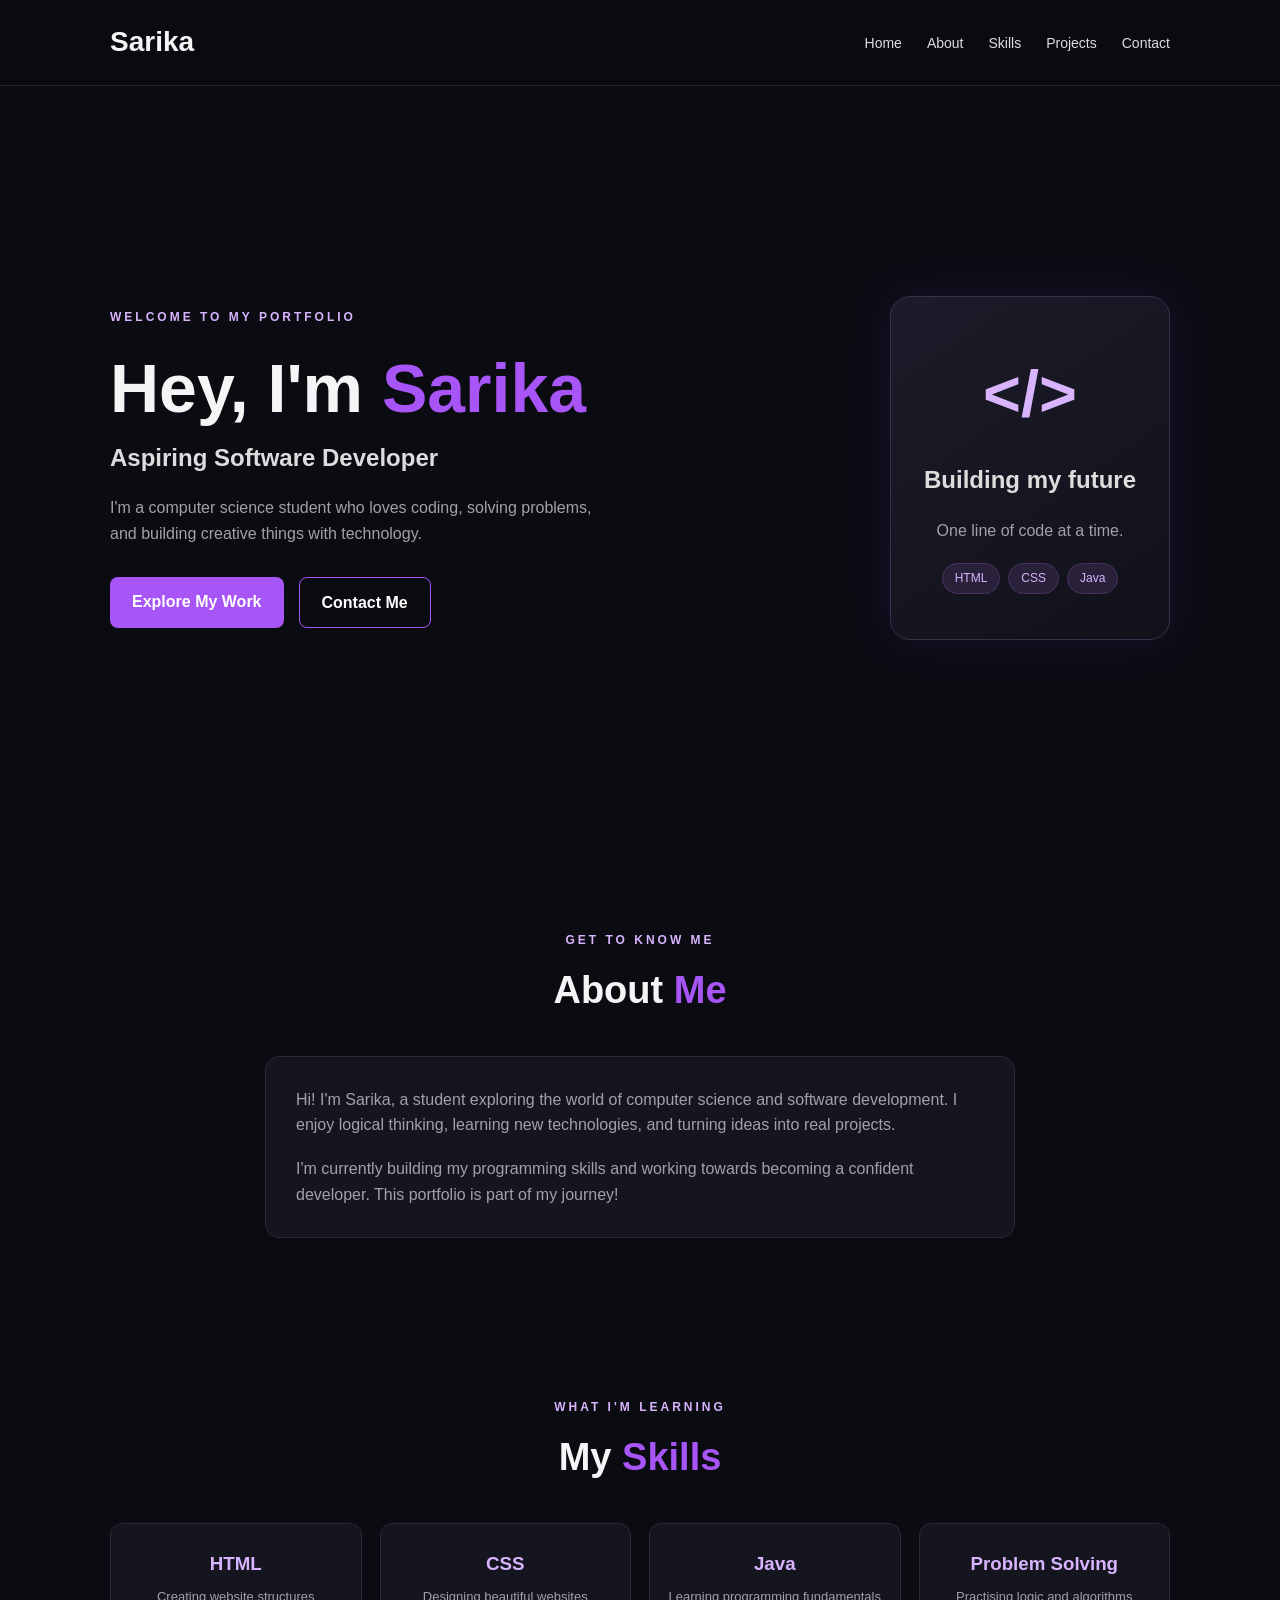
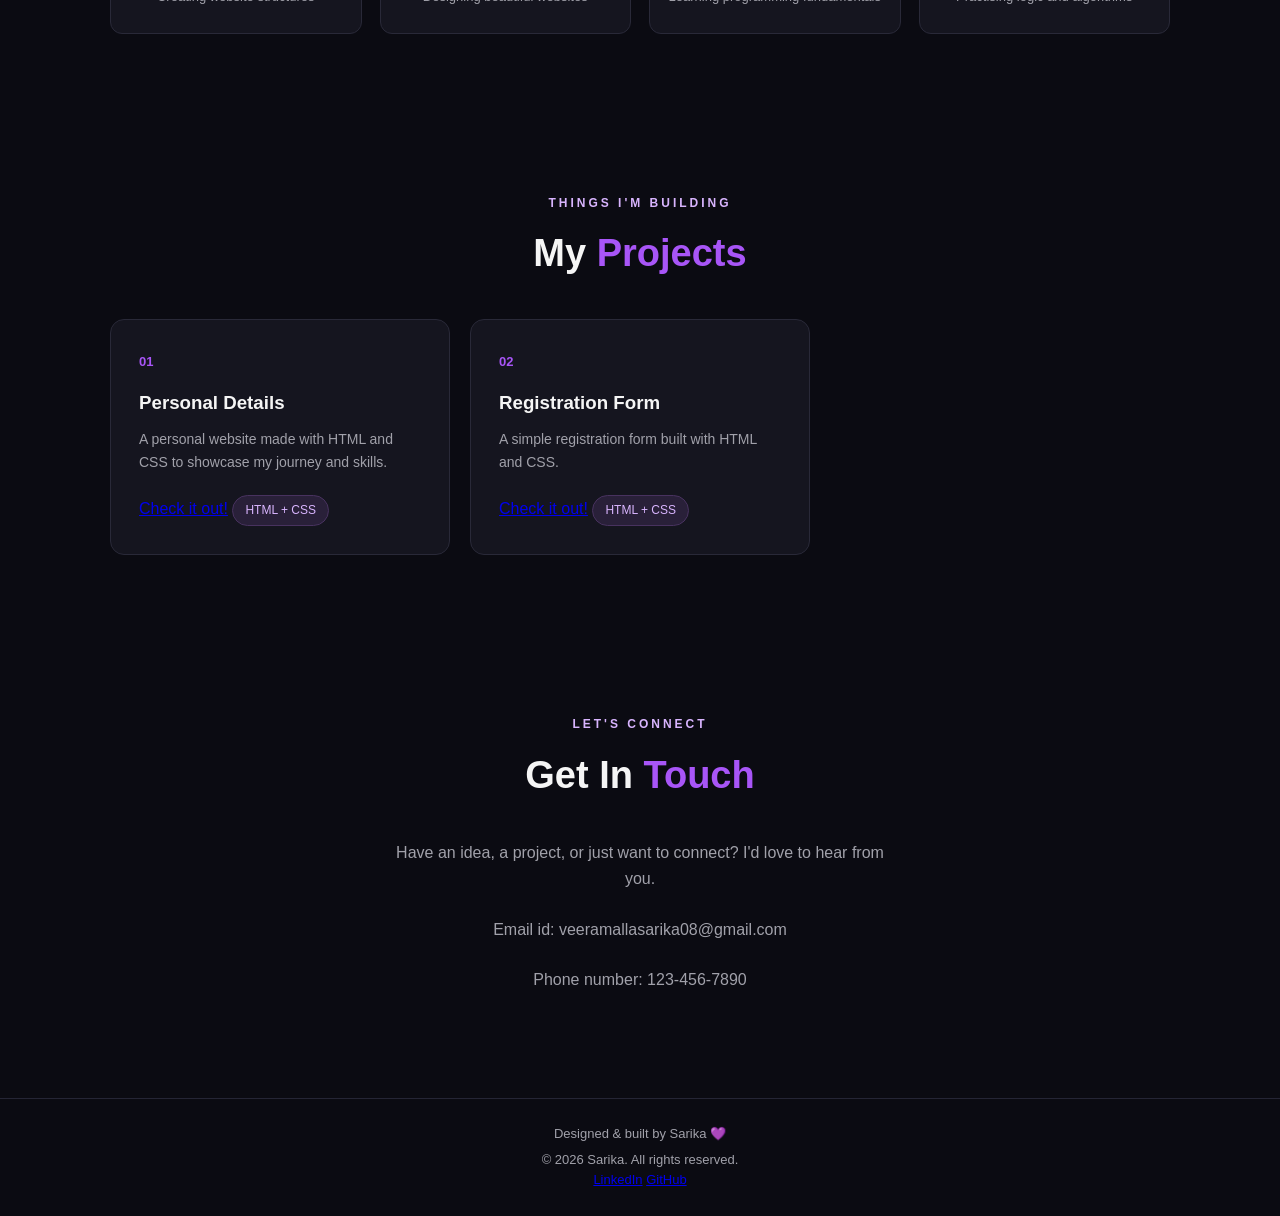
<file: index.html>
<!DOCTYPE html>
<html lang="en">
<head>
    <meta charset="UTF-8">
    <meta name="viewport" content="width=device-width, initial-scale=1.0">
    <title>Sarika | Portfolio</title>
    <link rel="stylesheet" href="style.css">
</head>
<body>

    <!-- Navigation Bar -->
    <header>
        <nav class="navbar">
            <h2 class="logo">Sarika<span></span></h2>

            <ul class="nav-links">
                <li><a href="#home">Home</a></li>
                <li><a href="#about">About</a></li>
                <li><a href="#skills">Skills</a></li>
                <li><a href="#projects">Projects</a></li>
                <li><a href="#contact">Contact</a></li>
            </ul>
        </nav>
    </header>

    <!-- Home Section -->
    <section id="home" class="hero">
        <div class="hero-content">
            <p class="welcome">WELCOME TO MY PORTFOLIO</p>

            <h1>Hey, I'm <span>Sarika</span></h1>

            <h2>Aspiring Software Developer</h2>

            <p class="description">
                I'm a computer science student who loves coding,
                solving problems, and building creative things
                with technology.
            </p>

            <div class="hero-buttons">
                <a href="#projects" class="btn">Explore My Work</a>
                <a href="#contact" class="btn btn-outline">Contact Me</a>
            </div>
        </div>

        <div class="hero-card">
            <div class="code-icon">&lt;/&gt;</div>
            <h2>Building my future</h2>
            <p>One line of code at a time.</p>
            <div class="mini-tags">
                <span>HTML</span>
                <span>CSS</span>
                <span>Java</span>
            </div>
        </div>
    </section>

    <!-- About Section -->
    <section id="about" class="section">
        <p class="section-label">GET TO KNOW ME</p>
        <h2 class="section-title">About <span>Me</span></h2>

        <div class="about-card">
            <p>
                Hi! I'm Sarika, a student exploring the world of
                computer science and software development.
                I enjoy logical thinking, learning new technologies,
                and turning ideas into real projects.
            </p>

            <p>
                I'm currently building my programming skills and
                working towards becoming a confident developer.
                This portfolio is part of my journey!
            </p>
        </div>
    </section>

    <!-- Skills Section -->
    <section id="skills" class="section">
        <p class="section-label">WHAT I'M LEARNING</p>
        <h2 class="section-title">My <span>Skills</span></h2>

        <div class="skills-grid">
            <div class="skill-card">
                <h3>HTML</h3>
                <p>Creating website structures</p>
            </div>

            <div class="skill-card">
                <h3>CSS</h3>
                <p>Designing beautiful websites</p>
            </div>

            <div class="skill-card">
                <h3>Java</h3>
                <p>Learning programming fundamentals</p>
            </div>

            <div class="skill-card">
                <h3>Problem Solving</h3>
                <p>Practising logic and algorithms</p>
            </div>
        </div>
    </section>

    <!-- Projects Section -->
    <section id="projects" class="section">
        <p class="section-label">THINGS I'M BUILDING</p>
        <h2 class="section-title">My <span>Projects</span></h2>

        <div class="projects-grid">
            <div class="project-card">
                <span class="project-number">01</span>
                <h3>Personal Details</h3>
                <p>
                    A personal website made with HTML and CSS
                    to showcase my journey and skills.
                </p>
                <a href="personal portfolio.html" target="_blank">Check it out!</a>
                <span class="project-tag">HTML + CSS</span>
            </div>

            <div class="project-card">
                <span class="project-number">02</span>
                <h3>Registration Form</h3>
                <p>
                    A simple registration form built with HTML and CSS.
                </p>
                <a href="Registration.html" target="_blank">Check it out!</a>
                <span class="project-tag">HTML + CSS</span>
            </div>
        </div>
    </section>

    <!-- Contact Section -->
    <section id="contact" class="section contact-section">
        <p class="section-label">LET'S CONNECT</p>
        <h2 class="section-title">Get In <span>Touch</span></h2>

        <p>
            Have an idea, a project, or just want to connect?
            I'd love to hear from you.
        </p>
        <P> Email id: veeramallasarika08@gmail.com</P>
        <p> Phone number: 123-456-7890</p>
        </a>
    </section>

    <!-- Footer -->
    <footer>
        <p>Designed & built by Sarika 💜</p>
        <p>© 2026 Sarika. All rights reserved.</p>
        <a href="https://www.linkedin.com/in/sarika-veeramalla" target="_main">LinkedIn</a>
        <a href="https://github.com/theyorebel" target="_main">GitHub</a>
    </footer>

</body>
</html>
</file>
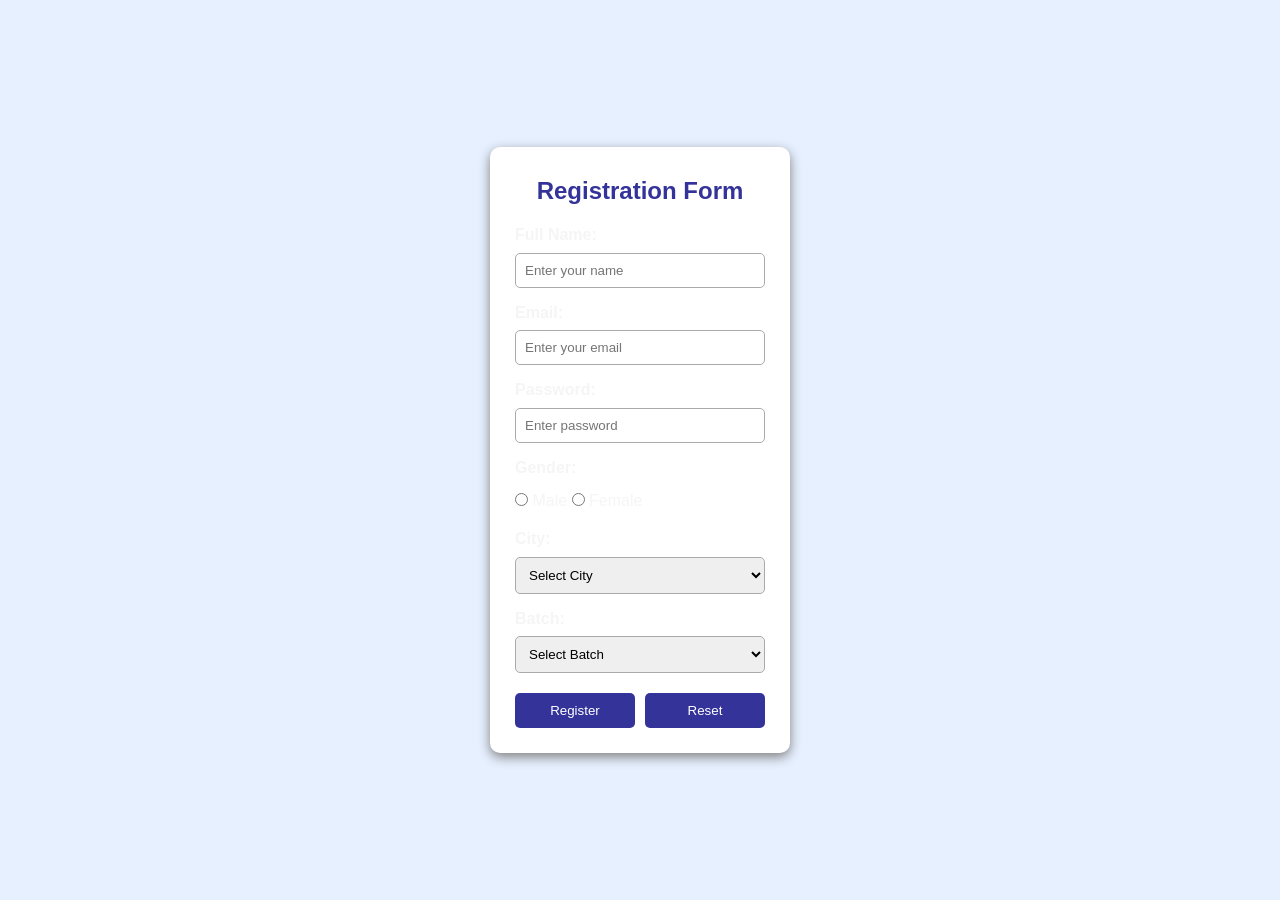
<file: Registration.html>
<!DOCTYPE html>
<html>
<head>
    <title>Registration Page</title>
    <link rel="stylesheet" href="style.css">
</head>
<style>
    body {
    font-family: Arial, sans-serif;
    background-color: #e6f0ff;
    display: flex;
    justify-content: center;
    align-items: center;
    min-height: 100vh;
    margin: 0;
}

.container {
    background-color: white;
    width: 300px;
    padding: 25px;
    border-radius: 10px;
    box-shadow: 0 4px 12px gray;
}

h2 {
    text-align: center;
    color: #333399;
}

label {
    display: block;
    margin-top: 12px;
    font-weight: bold;
}

input[type="text"],
input[type="email"],
input[type="password"],
select {
    width: 100%;
    padding: 9px;
    margin-top: 5px;
    box-sizing: border-box;
    border: 1px solid #aaa;
    border-radius: 5px;
}

.gender {
    margin-top: 8px;
}

.buttons {
    display: flex;
    gap: 10px;
    margin-top: 20px;
}

button {
    flex: 1;
    padding: 10px;
    border: none;
    border-radius: 5px;
    background-color: #333399;
    color: white;
    cursor: pointer;
}

button:hover {
    background-color: #5555cc;
}
    </style>

<body>

    <div class="container">
        <h2>Registration Form</h2>

        <form>
            <label>Full Name:</label>
            <input type="text" placeholder="Enter your name" required>

            <label>Email:</label>
            <input type="email" placeholder="Enter your email" required>

            <label>Password:</label>
            <input type="password" placeholder="Enter password" required>

            <label>Gender:</label>
            <div class="gender">
                <input type="radio" name="gender"> Male
                <input type="radio" name="gender"> Female
            </div>

            <label>City:</label>
            <select>
                <option>Select City</option>
                <option>Delhi</option>
                <option>Mumbai</option>
                <option>Bengaluru</option>
                <option>Patna</option>
            </select>

            <label>Batch:</label>
            <select>
                <option>Select Batch</option>
                <option>2026</option>
                <option>2027</option>
                <option>2028</option>
                <option>2029</option>
            </select>

            <div class="buttons">
                <button type="submit">Register</button>
                <button type="reset">Reset</button>
            </div>
        </form>
    </div>

</body>
</html>
</file>
<file: style.css>
/* General Reset */
* {
    margin: 0;
    padding: 0;
    box-sizing: border-box;
    scroll-behavior: smooth;
}

body {
    background-color: #0b0b12;
    color: #f5f5f5;
    font-family: Arial, Helvetica, sans-serif;
    line-height: 1.6;
}

:root {
    --purple: #a855f7;
    --light-purple: #d8b4fe;
    --card-bg: #15151f;
    --muted: #a1a1aa;
}

/* Navigation */
header {
    background-color: rgba(11, 11, 18, 0.95);
    border-bottom: 1px solid #252535;
    position: sticky;
    top: 0;
    z-index: 100;
}

.navbar {
    max-width: 1100px;
    margin: auto;
    padding: 20px;
    display: flex;
    justify-content: space-between;
    align-items: center;
    gap: 20px;
}

.logo {
    font-size: 28px;
}

.logo span,
.hero h1 span,
.section-title span {
    color: var(--purple);
}

.nav-links {
    display: flex;
    list-style: none;
    gap: 25px;
}

.nav-links a {
    text-decoration: none;
    color: #ddd;
    font-size: 14px;
    transition: color 0.3s;
}

.nav-links a:hover {
    color: var(--light-purple);
}

/* Home */
.hero {
    max-width: 1100px;
    min-height: 85vh;
    margin: auto;
    padding: 80px 20px;
    display: flex;
    align-items: center;
    justify-content: space-between;
    gap: 50px;
}

.hero-content {
    max-width: 600px;
}

.welcome,
.section-label {
    color: var(--light-purple);
    letter-spacing: 3px;
    font-size: 12px;
    font-weight: bold;
}

.hero h1 {
    font-size: clamp(42px, 6vw, 68px);
    line-height: 1.2;
    margin: 20px 0 10px;
}

.hero h2 {
    font-size: 24px;
    color: #ddd;
    margin-bottom: 18px;
}

.description {
    color: var(--muted);
    max-width: 500px;
    margin-bottom: 30px;
}

.hero-buttons {
    display: flex;
    gap: 15px;
    flex-wrap: wrap;
}

.btn {
    display: inline-block;
    text-decoration: none;
    background-color: var(--purple);
    color: white;
    padding: 12px 22px;
    border-radius: 8px;
    font-weight: bold;
    transition: 0.3s;
}

.btn:hover {
    background-color: #9333ea;
    transform: translateY(-3px);
}

.btn-outline {
    background: transparent;
    border: 1px solid var(--purple);
}

.btn-outline:hover {
    background-color: var(--purple);
}

/* Hero Card */
.hero-card {
    background: linear-gradient(145deg, #1c1c2a, #11111a);
    border: 1px solid #39304b;
    border-radius: 20px;
    padding: 45px 30px;
    min-width: 280px;
    text-align: center;
    box-shadow: 0 0 45px rgba(168, 85, 247, 0.12);
}

.code-icon {
    color: var(--light-purple);
    font-size: 65px;
    font-weight: bold;
    margin-bottom: 15px;
}

.hero-card p {
    color: var(--muted);
    margin: 10px 0 20px;
}

.mini-tags {
    display: flex;
    justify-content: center;
    gap: 8px;
    flex-wrap: wrap;
}

.mini-tags span,
.project-tag {
    color: var(--light-purple);
    background: #292039;
    border: 1px solid #48325f;
    border-radius: 20px;
    padding: 5px 12px;
    font-size: 12px;
}

/* Common Sections */
.section {
    max-width: 1100px;
    margin: auto;
    padding: 80px 20px;
    text-align: center;
}

.section-title {
    font-size: 38px;
    margin: 10px 0 35px;
}

.about-card {
    max-width: 750px;
    margin: auto;
    padding: 30px;
    background: var(--card-bg);
    border: 1px solid #292938;
    border-radius: 14px;
    color: var(--muted);
    text-align: left;
}

.about-card p + p {
    margin-top: 18px;
}

/* Skills */
.skills-grid {
    display: grid;
    grid-template-columns: repeat(4, 1fr);
    gap: 18px;
}

.skill-card {
    background: var(--card-bg);
    border: 1px solid #292938;
    padding: 25px 15px;
    border-radius: 12px;
    transition: 0.3s;
}

.skill-card:hover,
.project-card:hover {
    border-color: var(--purple);
    transform: translateY(-5px);
}

.skill-card h3 {
    color: var(--light-purple);
    margin-bottom: 8px;
}

.skill-card p {
    color: var(--muted);
    font-size: 13px;
}

/* Projects */
.projects-grid {
    display: grid;
    grid-template-columns: repeat(3, 1fr);
    gap: 20px;
    text-align: left;
}

.project-card {
    background: var(--card-bg);
    border: 1px solid #292938;
    border-radius: 14px;
    padding: 28px;
    transition: 0.3s;
}

.project-number {
    color: var(--purple);
    font-size: 13px;
    font-weight: bold;
}

.project-card h3 {
    margin: 15px 0 10px;
}

.project-card p {
    color: var(--muted);
    font-size: 14px;
    margin-bottom: 22px;
}

.project-tag {
    display: inline-block;
}

/* Contact */
.contact-section p:not(.section-label) {
    color: var(--muted);
    margin: 0 auto 25px;
    max-width: 500px;
}

/* Footer */
footer {
    text-align: center;
    border-top: 1px solid #252535;
    padding: 25px 15px;
    color: var(--muted);
    font-size: 13px;
}

footer p + p {
    margin-top: 5px;
}

/* Responsive Design */
@media (max-width: 800px) {
    .hero {
        flex-direction: column;
        justify-content: center;
        text-align: center;
    }

    .description {
        margin-left: auto;
        margin-right: auto;
    }

    .hero-buttons {
        justify-content: center;
    }

    .skills-grid {
        grid-template-columns: repeat(2, 1fr);
    }

    .projects-grid {
        grid-template-columns: 1fr;
    }
}

@media (max-width: 500px) {
    .navbar {
        flex-direction: column;
    }

    .nav-links {
        gap: 13px;
        flex-wrap: wrap;
        justify-content: center;
    }

    .hero {
        padding-top: 55px;
    }

    .hero-card {
        min-width: 0;
        width: 100%;
    }

    .section-title {
        font-size: 32px;
    }
}
</file>
